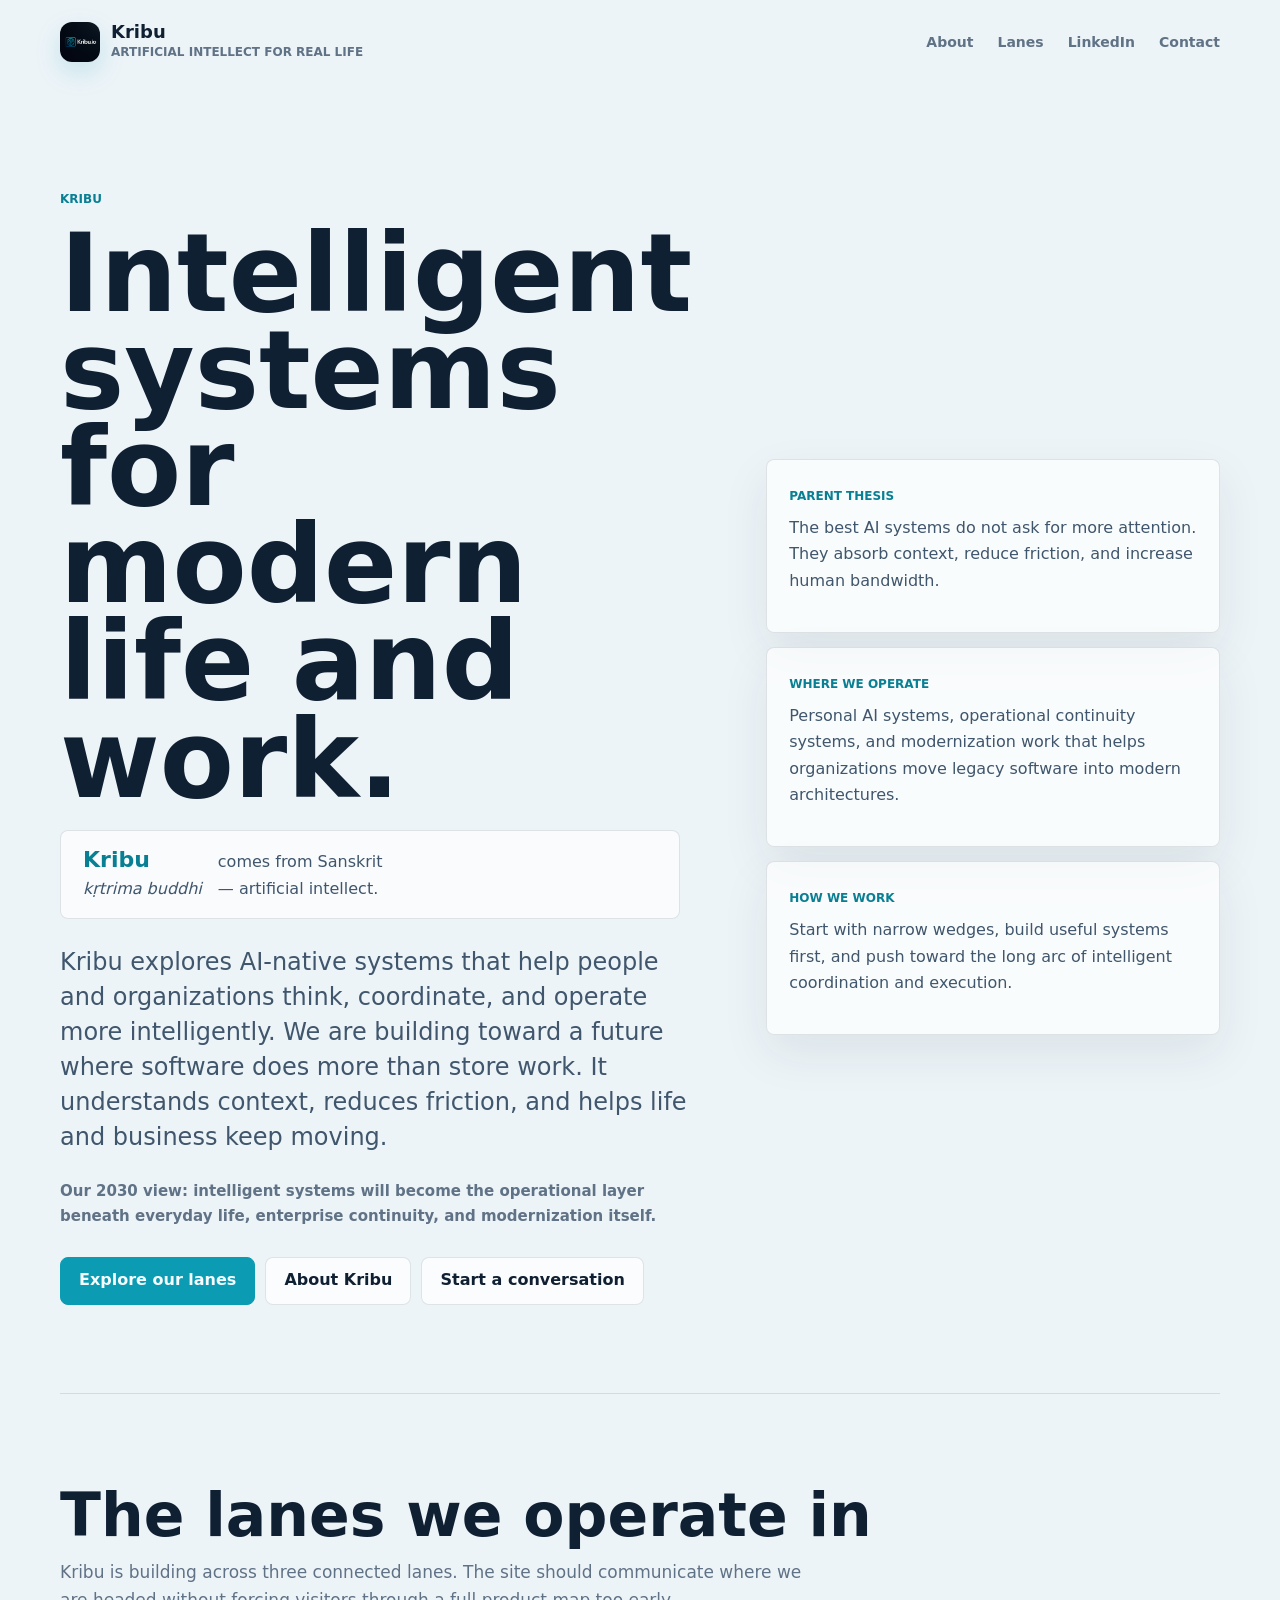
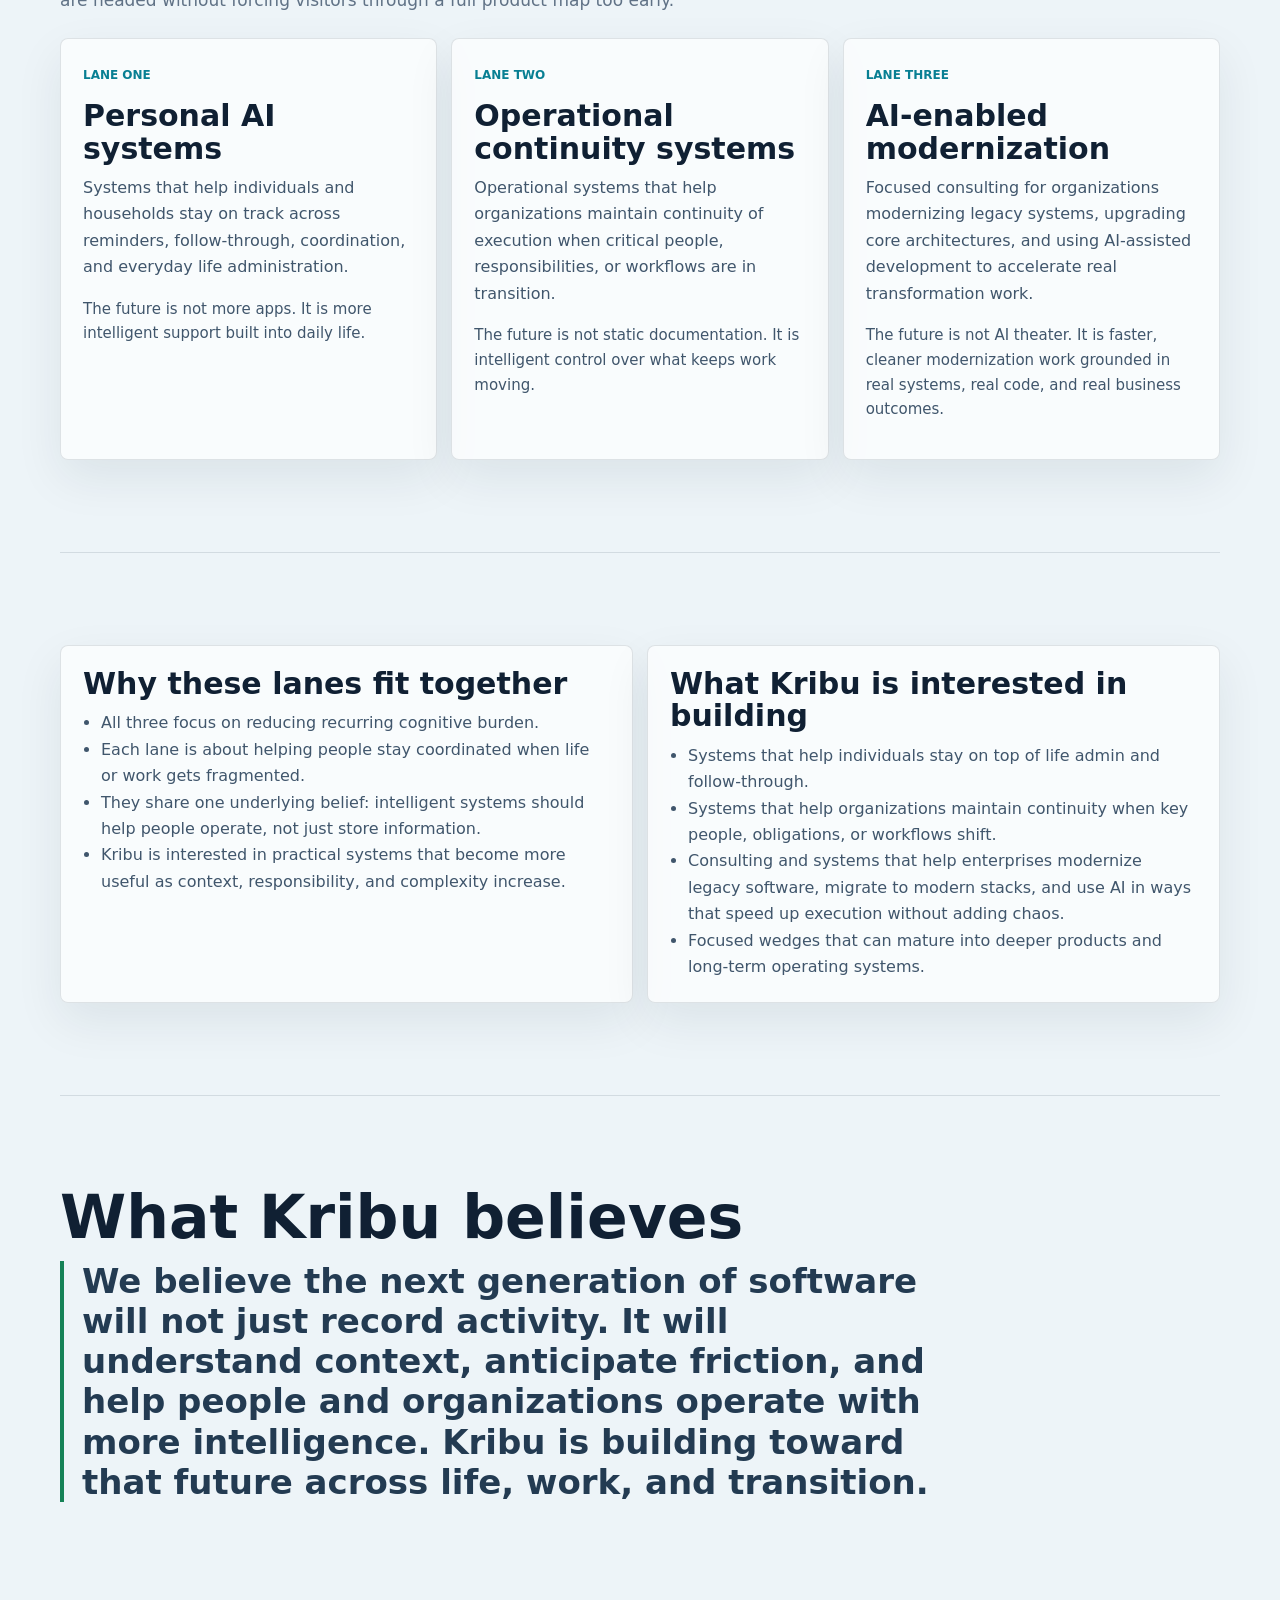
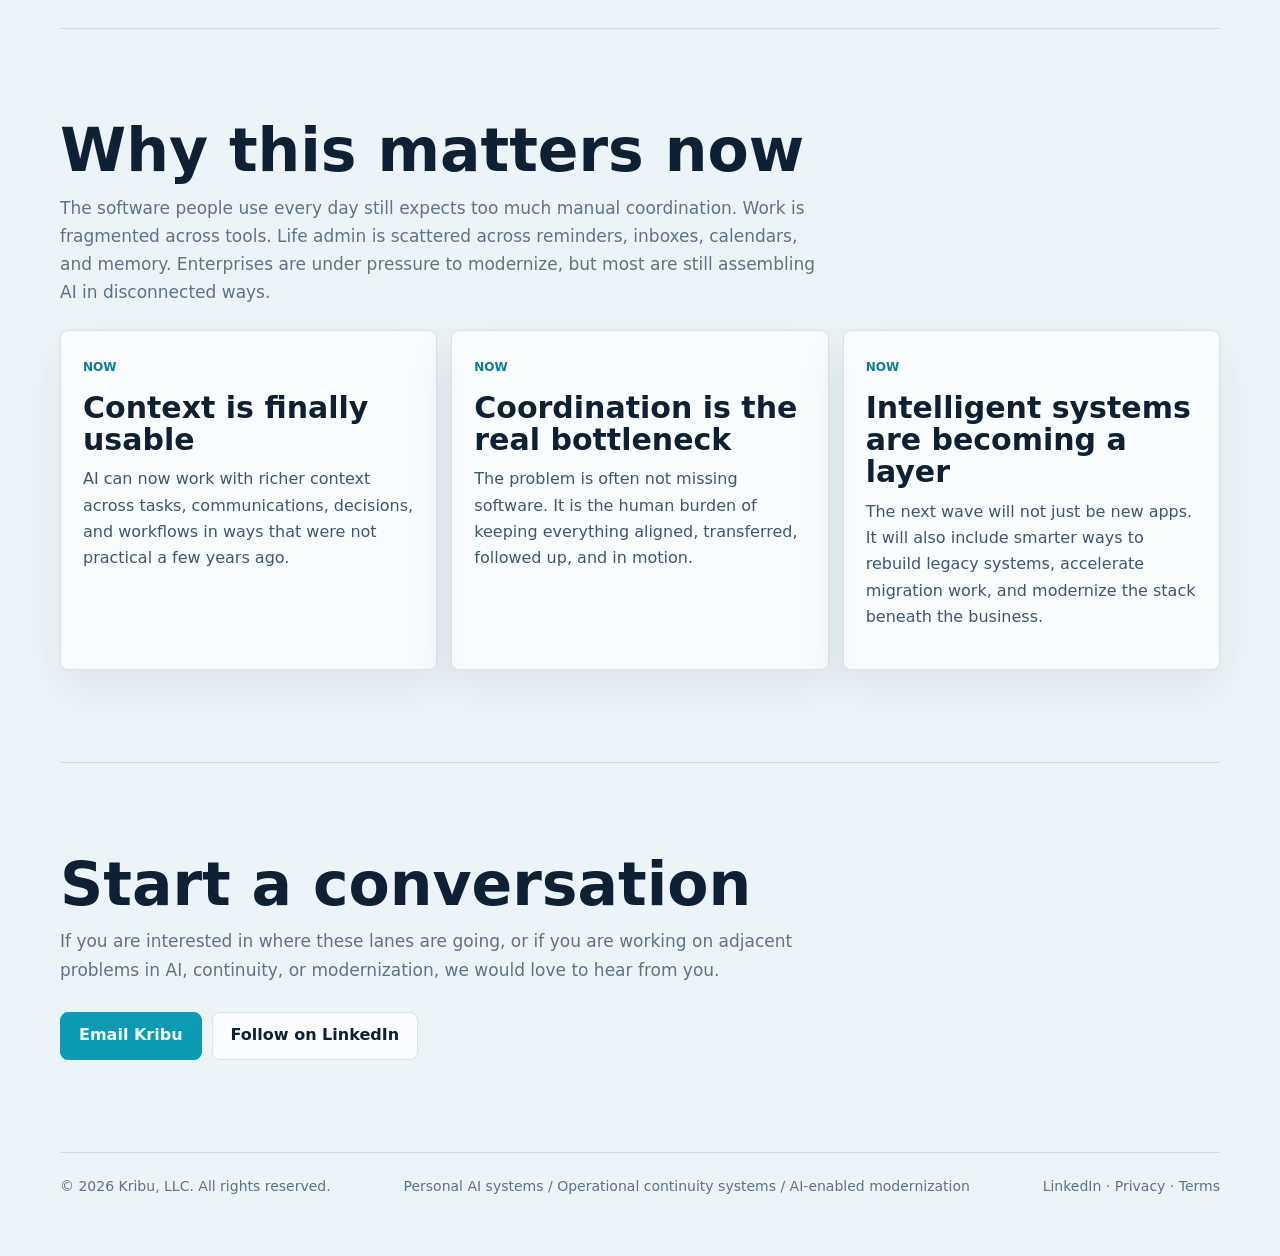
<file: index.html>
<!doctype html>
<html lang="en">
<head>
  <meta charset="utf-8" />
  <meta name="viewport" content="width=device-width, initial-scale=1" />
  <title>Kribu — Intelligent systems for modern life and work</title>
  <meta name="description" content="Kribu explores AI-native systems across personal organization, operational continuity, and AI-enabled modernization. We build intelligent systems for modern life and work." />
  <meta name="theme-color" content="#edf4f8" />
  <meta name="robots" content="index,follow,max-image-preview:large,max-snippet:-1,max-video-preview:-1" />
  <link rel="canonical" href="https://kribu.io/" />
  <meta property="og:type" content="website" />
  <meta property="og:site_name" content="Kribu" />
  <meta property="og:title" content="Kribu — Intelligent systems for modern life and work" />
  <meta property="og:description" content="Kribu explores AI-native systems across personal organization, operational continuity, and AI-enabled modernization." />
  <meta property="og:url" content="https://kribu.io/" />
  <meta property="og:image" content="https://kribu.io/kribu-logo.png" />
  <meta property="og:image:alt" content="Kribu logo" />
  <meta name="twitter:card" content="summary_large_image" />
  <meta name="twitter:title" content="Kribu — Intelligent systems for modern life and work" />
  <meta name="twitter:description" content="Kribu explores AI-native systems across personal organization, operational continuity, and AI-enabled modernization." />
  <meta name="twitter:image" content="https://kribu.io/kribu-logo.png" />
  <link rel="icon" type="image/png" href="kribu-logo.png" />
  <link rel="apple-touch-icon" href="kribu-logo.png" />
  <script type="application/ld+json">
    {
      "@context": "https://schema.org",
      "@type": "Organization",
      "name": "Kribu",
      "url": "https://kribu.io/",
      "logo": "https://kribu.io/kribu-logo.png",
      "sameAs": [
        "https://www.linkedin.com/company/kribu-ai/"
      ],
      "description": "Kribu explores AI-native systems across personal organization, operational continuity, and AI-enabled modernization."
    }
  </script>
  <link rel="stylesheet" href="kribu.css?v=20260512" />
</head>
<body>
  <div class="shell">
    <header class="nav">
      <a class="brand" href="index.html">
        <div class="brand-mark"><img src="./kribu-logo.png" alt="Kribu logo" /></div>
        <div class="brand-copy">
          <strong>Kribu</strong>
          <span>Artificial intellect for real life</span>
        </div>
      </a>
      <nav class="links">
        <a href="about.html">About</a>
        <a href="lanes.html">Lanes</a>
        <a class="social-link" href="https://www.linkedin.com/company/kribu-ai/" target="_blank" rel="noreferrer">LinkedIn</a>
        <a href="mailto:hello@kribu.io?subject=Kribu%20Conversation">Contact</a>
      </nav>
    </header>

    <main>
      <section class="hero">
        <div class="hero-inner">
          <div>
            <div class="eyebrow">Kribu</div>
            <h1>Intelligent systems for modern life and work.</h1>
            <div class="origin">
              <strong>Kribu</strong>
              <span>comes from Sanskrit</span>
              <em>kṛtrima buddhi</em>
              <span>— artificial intellect.</span>
            </div>
            <p class="lead">
              Kribu explores AI-native systems that help people and organizations think, coordinate, and operate more intelligently.
              We are building toward a future where software does more than store work. It understands context, reduces friction, and helps life and business keep moving.
            </p>
            <p class="vision">
              Our 2030 view: intelligent systems will become the operational layer beneath everyday life, enterprise continuity, and modernization itself.
            </p>
            <div class="button-row">
              <a class="btn btn-primary" href="lanes.html">Explore our lanes</a>
              <a class="btn" href="about.html">About Kribu</a>
              <a class="btn" href="mailto:hello@kribu.io?subject=Kribu%20Conversation">Start a conversation</a>
            </div>
          </div>
          <div class="side">
            <div class="panel">
              <strong>Parent Thesis</strong>
              <p>The best AI systems do not ask for more attention. They absorb context, reduce friction, and increase human bandwidth.</p>
            </div>
            <div class="panel">
              <strong>Where We Operate</strong>
              <p>Personal AI systems, operational continuity systems, and modernization work that helps organizations move legacy software into modern architectures.</p>
            </div>
            <div class="panel">
              <strong>How We Work</strong>
              <p>Start with narrow wedges, build useful systems first, and push toward the long arc of intelligent coordination and execution.</p>
            </div>
          </div>
        </div>
      </section>

      <section class="section" id="lanes">
        <h2>The lanes we operate in</h2>
        <p class="section-intro">
          Kribu is building across three connected lanes. The site should communicate where we are headed without forcing visitors through a full product map too early.
        </p>
        <div class="grid">
          <article class="card">
            <div class="tag">Lane One</div>
            <h3>Personal AI systems</h3>
            <p>Systems that help individuals and households stay on track across reminders, follow-through, coordination, and everyday life administration.</p>
            <p class="lane-note">The future is not more apps. It is more intelligent support built into daily life.</p>
          </article>
          <article class="card">
            <div class="tag">Lane Two</div>
            <h3>Operational continuity systems</h3>
            <p>Operational systems that help organizations maintain continuity of execution when critical people, responsibilities, or workflows are in transition.</p>
            <p class="lane-note">The future is not static documentation. It is intelligent control over what keeps work moving.</p>
          </article>
          <article class="card">
            <div class="tag">Lane Three</div>
            <h3>AI-enabled modernization</h3>
            <p>Focused consulting for organizations modernizing legacy systems, upgrading core architectures, and using AI-assisted development to accelerate real transformation work.</p>
            <p class="lane-note">The future is not AI theater. It is faster, cleaner modernization work grounded in real systems, real code, and real business outcomes.</p>
          </article>
        </div>
      </section>

      <section class="section" id="approach">
        <div class="split">
          <div class="mini">
            <h3>Why these lanes fit together</h3>
            <ul>
              <li>All three focus on reducing recurring cognitive burden.</li>
              <li>Each lane is about helping people stay coordinated when life or work gets fragmented.</li>
              <li>They share one underlying belief: intelligent systems should help people operate, not just store information.</li>
              <li>Kribu is interested in practical systems that become more useful as context, responsibility, and complexity increase.</li>
            </ul>
          </div>
          <div class="mini">
            <h3>What Kribu is interested in building</h3>
            <ul>
              <li>Systems that help individuals stay on top of life admin and follow-through.</li>
              <li>Systems that help organizations maintain continuity when key people, obligations, or workflows shift.</li>
              <li>Consulting and systems that help enterprises modernize legacy software, migrate to modern stacks, and use AI in ways that speed up execution without adding chaos.</li>
              <li>Focused wedges that can mature into deeper products and long-term operating systems.</li>
            </ul>
          </div>
        </div>
      </section>

      <section class="section" id="thesis">
        <h2>What Kribu believes</h2>
        <p class="quote">
          We believe the next generation of software will not just record activity. It will understand context, anticipate friction, and help people and organizations operate with more intelligence. Kribu is building toward that future across life, work, and transition.
        </p>
      </section>

      <section class="section">
        <h2>Why this matters now</h2>
        <p class="section-intro">
          The software people use every day still expects too much manual coordination. Work is fragmented across tools. Life admin is scattered across reminders, inboxes, calendars, and memory. Enterprises are under pressure to modernize, but most are still assembling AI in disconnected ways.
        </p>
        <div class="grid">
          <article class="card">
            <div class="tag">Now</div>
            <h3>Context is finally usable</h3>
            <p>AI can now work with richer context across tasks, communications, decisions, and workflows in ways that were not practical a few years ago.</p>
          </article>
          <article class="card">
            <div class="tag">Now</div>
            <h3>Coordination is the real bottleneck</h3>
            <p>The problem is often not missing software. It is the human burden of keeping everything aligned, transferred, followed up, and in motion.</p>
          </article>
          <article class="card">
            <div class="tag">Now</div>
            <h3>Intelligent systems are becoming a layer</h3>
            <p>The next wave will not just be new apps. It will also include smarter ways to rebuild legacy systems, accelerate migration work, and modernize the stack beneath the business.</p>
          </article>
        </div>
      </section>

      <section class="section">
        <h2>Start a conversation</h2>
        <p class="section-intro">
          If you are interested in where these lanes are going, or if you are working on adjacent problems in AI, continuity, or modernization, we would love to hear from you.
        </p>
        <div class="button-row">
          <a class="btn btn-primary" href="mailto:hello@kribu.io?subject=Kribu%20Conversation">Email Kribu</a>
          <a class="btn" href="https://www.linkedin.com/company/kribu-ai/" target="_blank" rel="noreferrer">Follow on LinkedIn</a>
        </div>
      </section>

      <footer class="foot">
        <span>© <span id="y"></span> Kribu, LLC. All rights reserved.</span>
        <span>
          Personal AI systems /
          Operational continuity systems /
          AI-enabled modernization
        </span>
        <span>
          <a href="https://www.linkedin.com/company/kribu-ai/" target="_blank" rel="noreferrer">LinkedIn</a> ·
          <a href="privacy.html">Privacy</a> · <a href="terms.html">Terms</a>
        </span>
      </footer>
    </main>
  </div>
  <script>document.getElementById('y').textContent=new Date().getFullYear();</script>
</body>
</html>
</file>
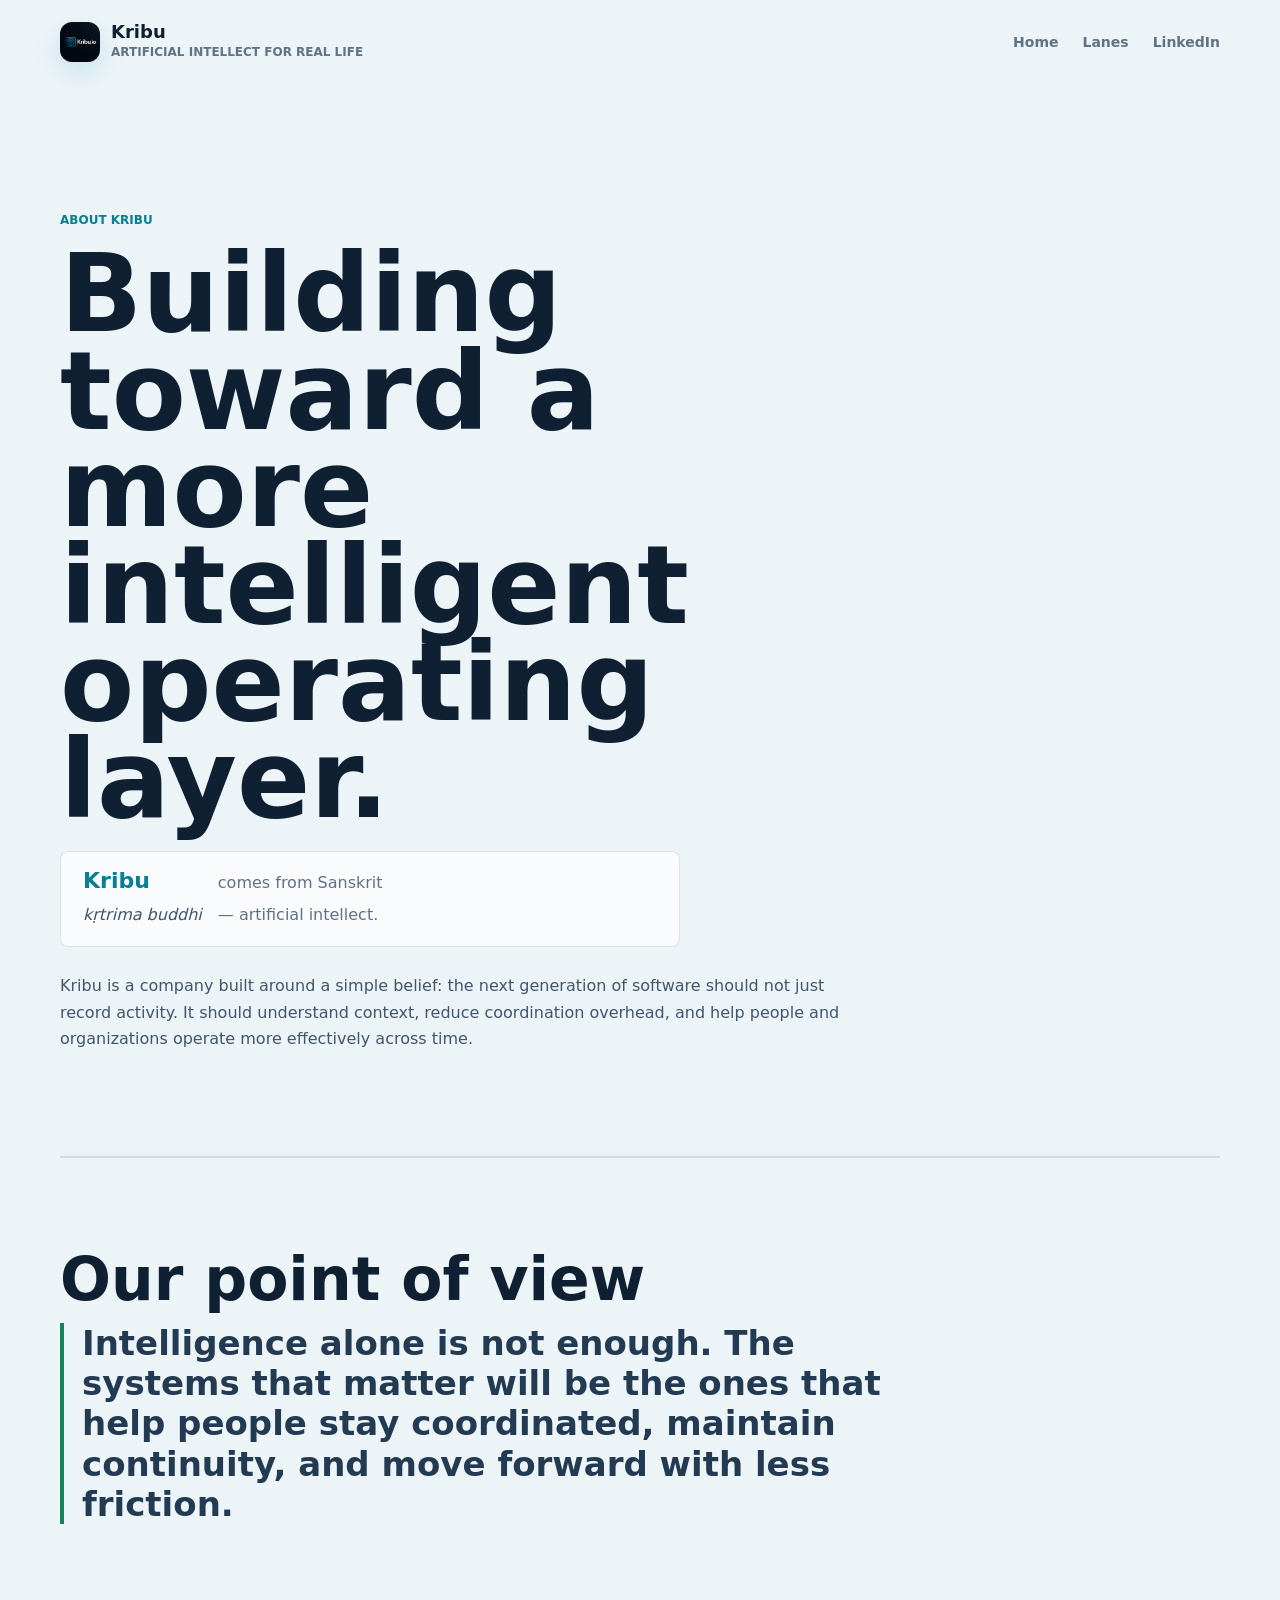
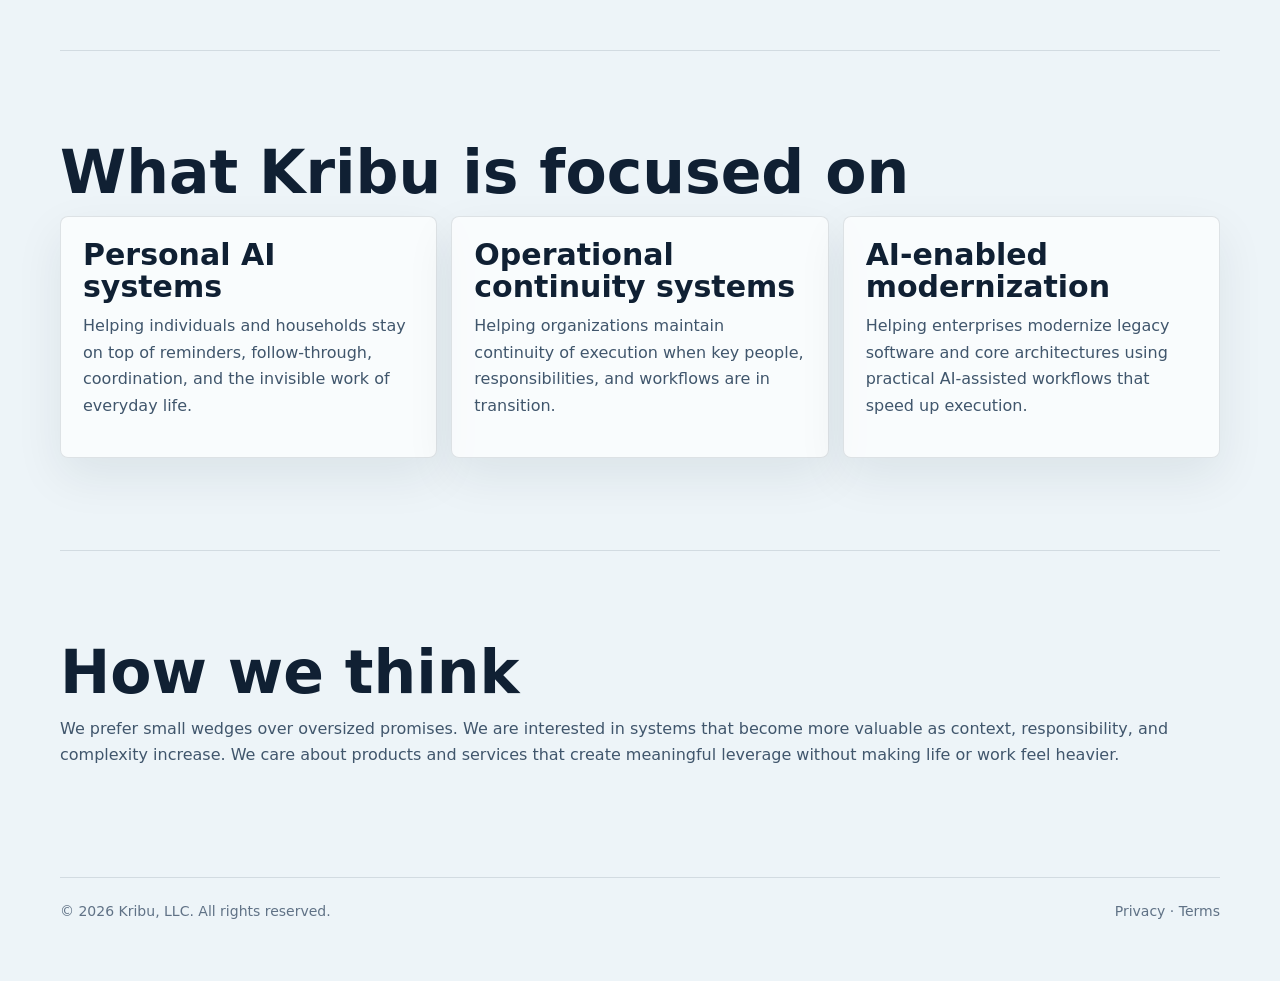
<file: about.html>
<!doctype html>
<html lang="en">
<head>
  <meta charset="utf-8" />
  <meta name="viewport" content="width=device-width, initial-scale=1" />
  <title>About Kribu — Intelligent systems for modern life and work</title>
  <meta name="description" content="Learn about Kribu's thesis, point of view, and the company focus across personal AI systems, operational continuity, and AI-enabled modernization." />
  <meta name="theme-color" content="#edf4f8" />
  <meta name="robots" content="index,follow,max-image-preview:large,max-snippet:-1,max-video-preview:-1" />
  <link rel="canonical" href="https://kribu.io/about.html" />
  <meta property="og:type" content="website" />
  <meta property="og:site_name" content="Kribu" />
  <meta property="og:title" content="About Kribu" />
  <meta property="og:description" content="Kribu is building toward a future where intelligent systems reduce friction across life, work, and transition." />
  <meta property="og:url" content="https://kribu.io/about.html" />
  <meta property="og:image" content="https://kribu.io/kribu-logo.png" />
  <meta name="twitter:card" content="summary_large_image" />
  <meta name="twitter:title" content="About Kribu" />
  <meta name="twitter:description" content="Kribu is building toward a future where intelligent systems reduce friction across life, work, and transition." />
  <meta name="twitter:image" content="https://kribu.io/kribu-logo.png" />
  <link rel="icon" type="image/png" href="kribu-logo.png" />
  <link rel="apple-touch-icon" href="kribu-logo.png" />
  <script type="application/ld+json">
    {
      "@context": "https://schema.org",
      "@type": "AboutPage",
      "name": "About Kribu",
      "url": "https://kribu.io/about.html",
      "isPartOf": "https://kribu.io/"
    }
  </script>
  <link rel="stylesheet" href="kribu.css?v=20260512" />
</head>
<body>
  <div class="shell">
    <header class="nav">
      <a class="brand" href="index.html">
        <div class="brand-mark"><img src="./kribu-logo.png" alt="Kribu logo" /></div>
        <div class="brand-copy">
          <strong>Kribu</strong>
          <span>Artificial intellect for real life</span>
        </div>
      </a>
      <nav class="links">
        <a href="index.html">Home</a>
        <a href="lanes.html">Lanes</a>
        <a href="https://www.linkedin.com/company/kribu-ai/" target="_blank" rel="noreferrer">LinkedIn</a>
      </nav>
    </header>

    <main>
      <section class="hero">
        <div class="eyebrow">About Kribu</div>
        <h1>Building toward a more intelligent operating layer.</h1>
        <p class="origin"><strong>Kribu</strong> comes from Sanskrit <em>kṛtrima buddhi</em> — artificial intellect.</p>
        <p>
          Kribu is a company built around a simple belief: the next generation of software should not just record activity.
          It should understand context, reduce coordination overhead, and help people and organizations operate more effectively across time.
        </p>
      </section>

      <section class="section">
        <h2>Our point of view</h2>
        <p class="quote">
          Intelligence alone is not enough. The systems that matter will be the ones that help people stay coordinated, maintain continuity, and move forward with less friction.
        </p>
      </section>

      <section class="section">
        <h2>What Kribu is focused on</h2>
        <div class="grid">
          <article class="card">
            <h3>Personal AI systems</h3>
            <p>Helping individuals and households stay on top of reminders, follow-through, coordination, and the invisible work of everyday life.</p>
          </article>
          <article class="card">
            <h3>Operational continuity systems</h3>
            <p>Helping organizations maintain continuity of execution when key people, responsibilities, and workflows are in transition.</p>
          </article>
          <article class="card">
            <h3>AI-enabled modernization</h3>
            <p>Helping enterprises modernize legacy software and core architectures using practical AI-assisted workflows that speed up execution.</p>
          </article>
        </div>
      </section>

      <section class="section">
        <h2>How we think</h2>
        <p>
          We prefer small wedges over oversized promises. We are interested in systems that become more valuable as context, responsibility, and complexity increase. We care about products and services that create meaningful leverage without making life or work feel heavier.
        </p>
      </section>
    </main>

    <footer class="foot">
      <span>© <span id="y"></span> Kribu, LLC. All rights reserved.</span>
      <span><a href="privacy.html">Privacy</a> · <a href="terms.html">Terms</a></span>
    </footer>
  </div>
  <script>document.getElementById('y').textContent=new Date().getFullYear();</script>
</body>
</html>
</file>
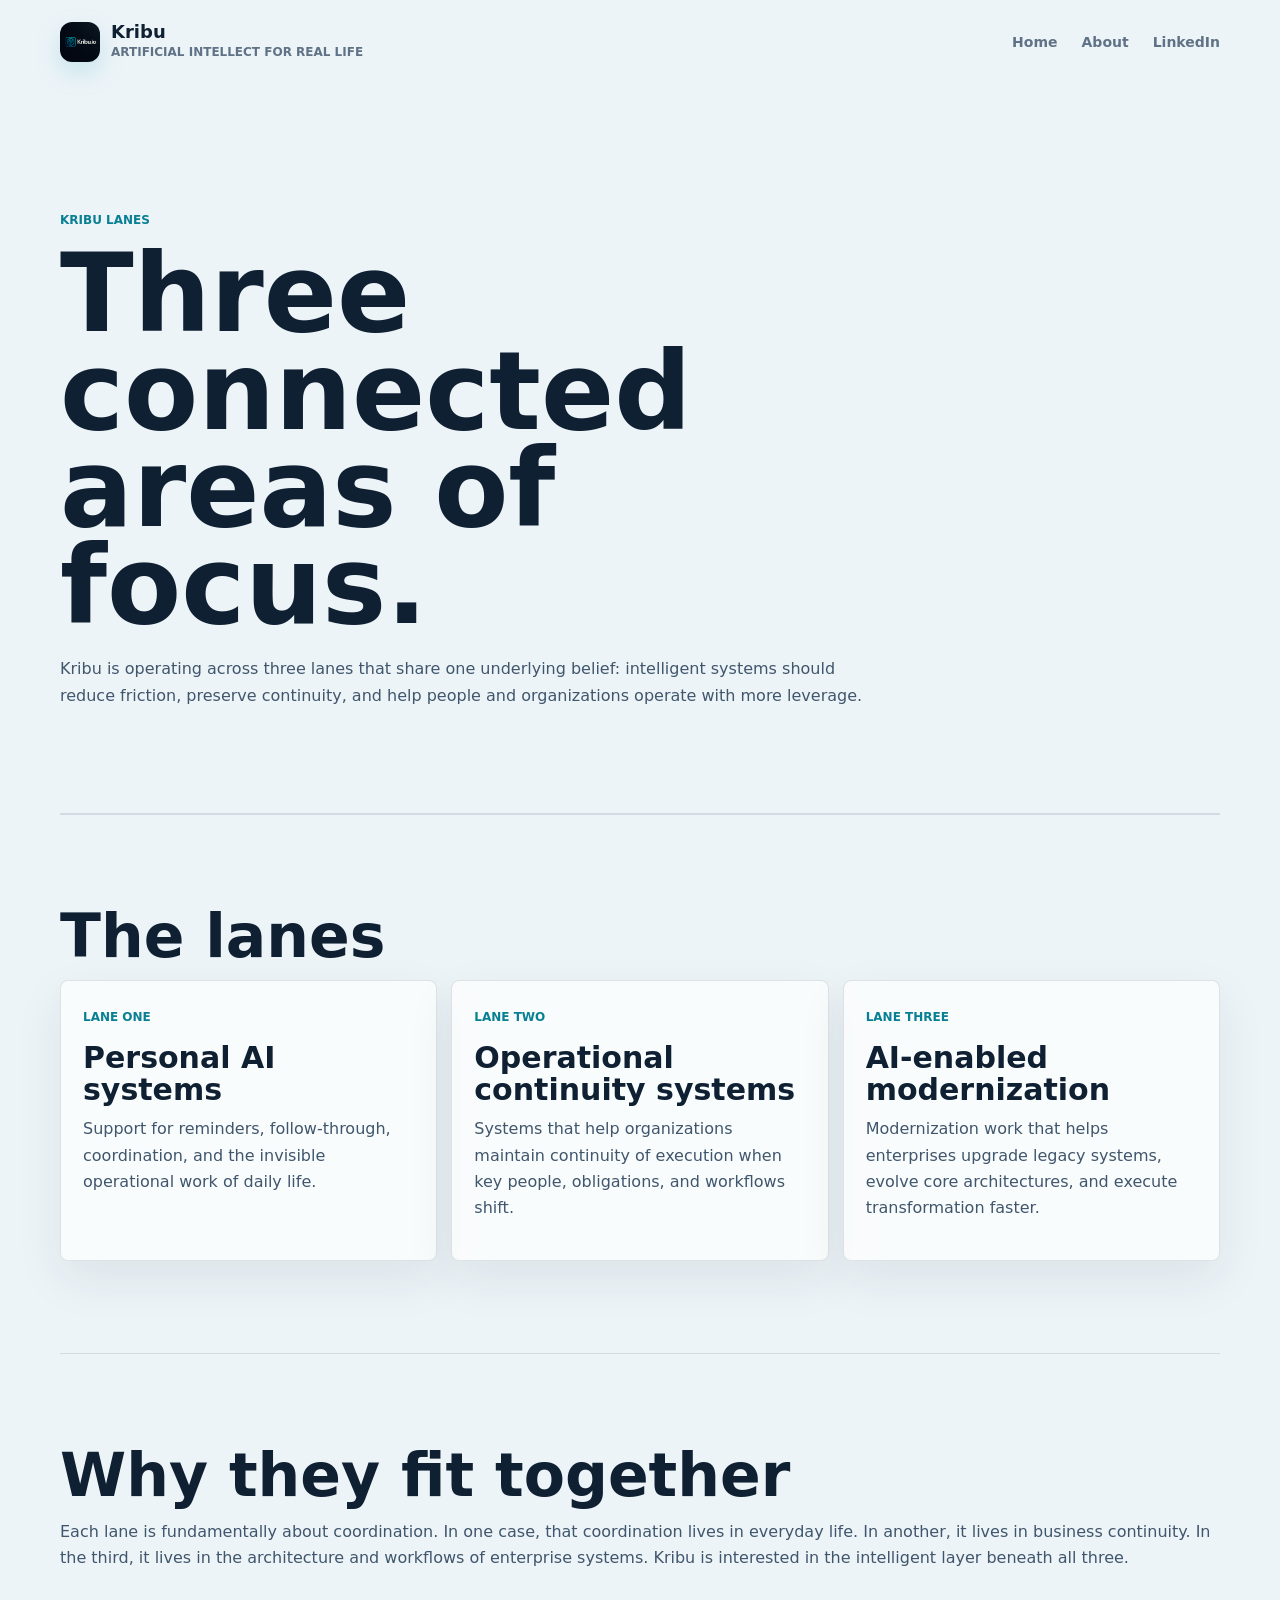
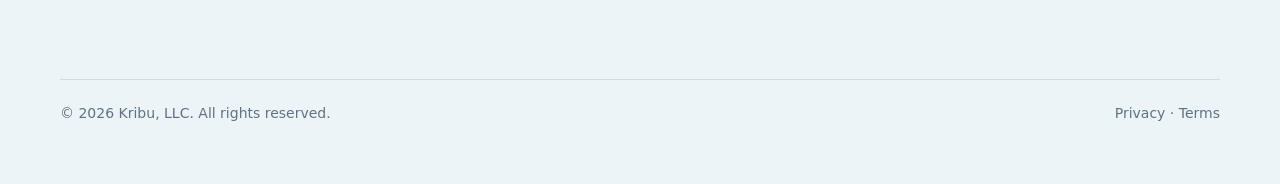
<file: lanes.html>
<!doctype html>
<html lang="en">
<head>
  <meta charset="utf-8" />
  <meta name="viewport" content="width=device-width, initial-scale=1" />
  <title>Kribu Lanes — Personal AI, continuity, and modernization</title>
  <meta name="description" content="Explore the three lanes Kribu operates in: personal AI systems, operational continuity systems, and AI-enabled modernization." />
  <meta name="theme-color" content="#edf4f8" />
  <meta name="robots" content="index,follow,max-image-preview:large,max-snippet:-1,max-video-preview:-1" />
  <link rel="canonical" href="https://kribu.io/lanes.html" />
  <meta property="og:type" content="website" />
  <meta property="og:site_name" content="Kribu" />
  <meta property="og:title" content="Kribu Lanes" />
  <meta property="og:description" content="Kribu operates across personal AI systems, operational continuity systems, and AI-enabled modernization." />
  <meta property="og:url" content="https://kribu.io/lanes.html" />
  <meta property="og:image" content="https://kribu.io/kribu-logo.png" />
  <meta name="twitter:card" content="summary_large_image" />
  <meta name="twitter:title" content="Kribu Lanes" />
  <meta name="twitter:description" content="Kribu operates across personal AI systems, operational continuity systems, and AI-enabled modernization." />
  <meta name="twitter:image" content="https://kribu.io/kribu-logo.png" />
  <link rel="icon" type="image/png" href="kribu-logo.png" />
  <link rel="apple-touch-icon" href="kribu-logo.png" />
  <script type="application/ld+json">
    {
      "@context": "https://schema.org",
      "@type": "CollectionPage",
      "name": "Kribu Lanes",
      "url": "https://kribu.io/lanes.html",
      "isPartOf": "https://kribu.io/"
    }
  </script>
  <link rel="stylesheet" href="kribu.css?v=20260512" />
</head>
<body>
  <div class="shell">
    <header class="nav">
      <a class="brand" href="index.html">
        <div class="brand-mark"><img src="./kribu-logo.png" alt="Kribu logo" /></div>
        <div class="brand-copy">
          <strong>Kribu</strong>
          <span>Artificial intellect for real life</span>
        </div>
      </a>
      <nav class="links">
        <a href="index.html">Home</a>
        <a href="about.html">About</a>
        <a href="https://www.linkedin.com/company/kribu-ai/" target="_blank" rel="noreferrer">LinkedIn</a>
      </nav>
    </header>

    <main>
      <section class="hero">
        <div class="eyebrow">Kribu Lanes</div>
        <h1>Three connected areas of focus.</h1>
        <p>
          Kribu is operating across three lanes that share one underlying belief: intelligent systems should reduce friction, preserve continuity, and help people and organizations operate with more leverage.
        </p>
      </section>

      <section class="section">
        <h2>The lanes</h2>
        <div class="grid">
          <article class="card">
            <div class="tag">Lane One</div>
            <h3>Personal AI systems</h3>
            <p>Support for reminders, follow-through, coordination, and the invisible operational work of daily life.</p>
          </article>
          <article class="card">
            <div class="tag">Lane Two</div>
            <h3>Operational continuity systems</h3>
            <p>Systems that help organizations maintain continuity of execution when key people, obligations, and workflows shift.</p>
          </article>
          <article class="card">
            <div class="tag">Lane Three</div>
            <h3>AI-enabled modernization</h3>
            <p>Modernization work that helps enterprises upgrade legacy systems, evolve core architectures, and execute transformation faster.</p>
          </article>
        </div>
      </section>

      <section class="section">
        <h2>Why they fit together</h2>
        <p>
          Each lane is fundamentally about coordination. In one case, that coordination lives in everyday life. In another, it lives in business continuity. In the third, it lives in the architecture and workflows of enterprise systems. Kribu is interested in the intelligent layer beneath all three.
        </p>
      </section>
    </main>

    <footer class="foot">
      <span>© <span id="y"></span> Kribu, LLC. All rights reserved.</span>
      <span><a href="privacy.html">Privacy</a> · <a href="terms.html">Terms</a></span>
    </footer>
  </div>
  <script>document.getElementById('y').textContent=new Date().getFullYear();</script>
</body>
</html>
</file>
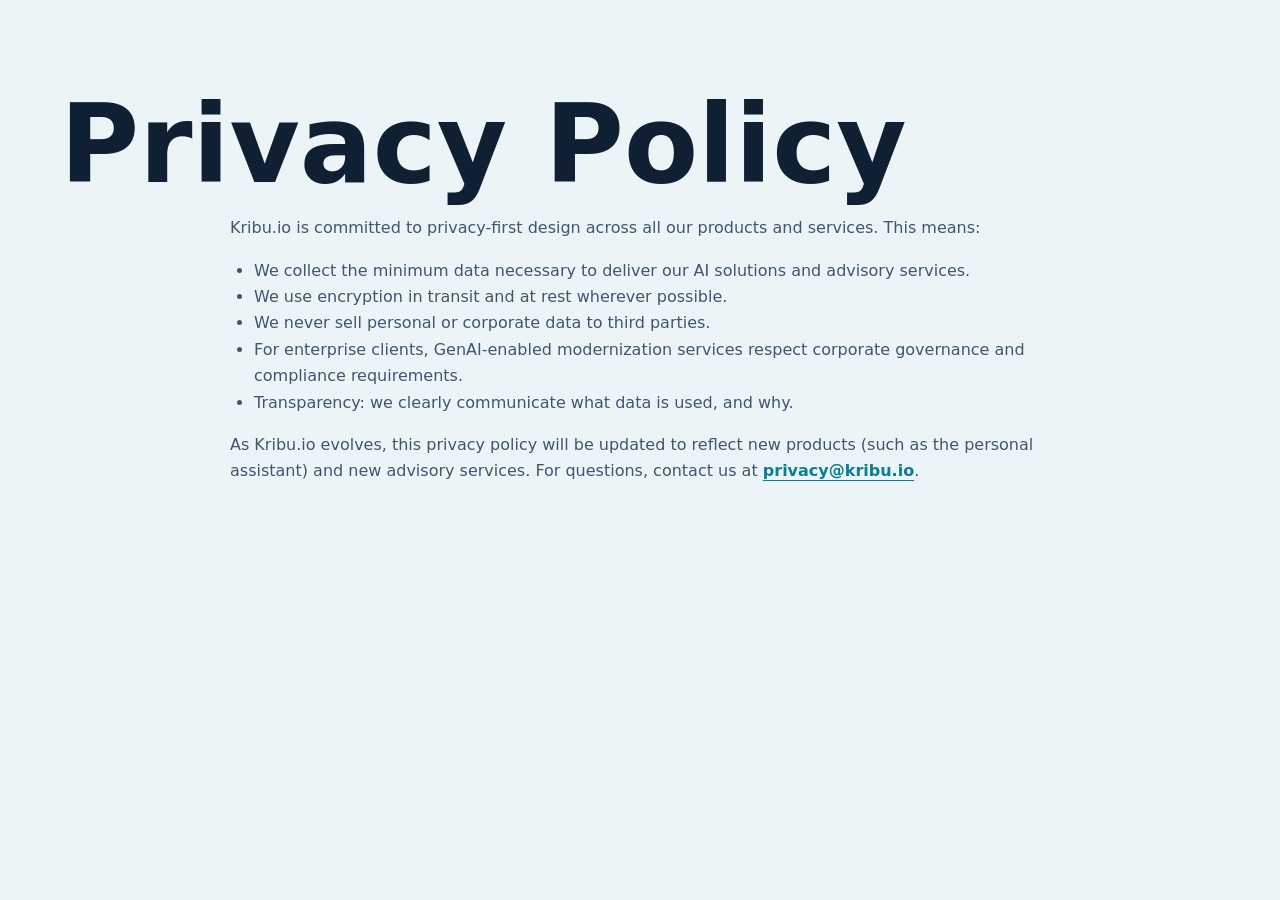
<file: privacy.html>
<!doctype html>
<html lang="en">
<head>
  <meta charset="utf-8">
  <meta name="viewport" content="width=device-width,initial-scale=1">
  <title>Privacy — Kribu.io</title>
  <link rel="icon" type="image/png" href="kribu-logo.png" />
  <link rel="apple-touch-icon" href="kribu-logo.png" />
  <link rel="stylesheet" href="kribu.css?v=20260512" />
</head>
<body>
  <h1>Privacy Policy</h1>
  <p>Kribu.io is committed to privacy-first design across all our products and services. 
  This means:</p>
  <ul>
    <li>We collect the minimum data necessary to deliver our AI solutions and advisory services.</li>
    <li>We use encryption in transit and at rest wherever possible.</li>
    <li>We never sell personal or corporate data to third parties.</li>
    <li>For enterprise clients, GenAI-enabled modernization services respect corporate governance and compliance requirements.</li>
    <li>Transparency: we clearly communicate what data is used, and why.</li>
  </ul>
  <p>As Kribu.io evolves, this privacy policy will be updated to reflect new products (such as the personal assistant) and new advisory services. 
  For questions, contact us at <a href="mailto:privacy@kribu.io">privacy@kribu.io</a>.</p>
</body>
</html>
</file>
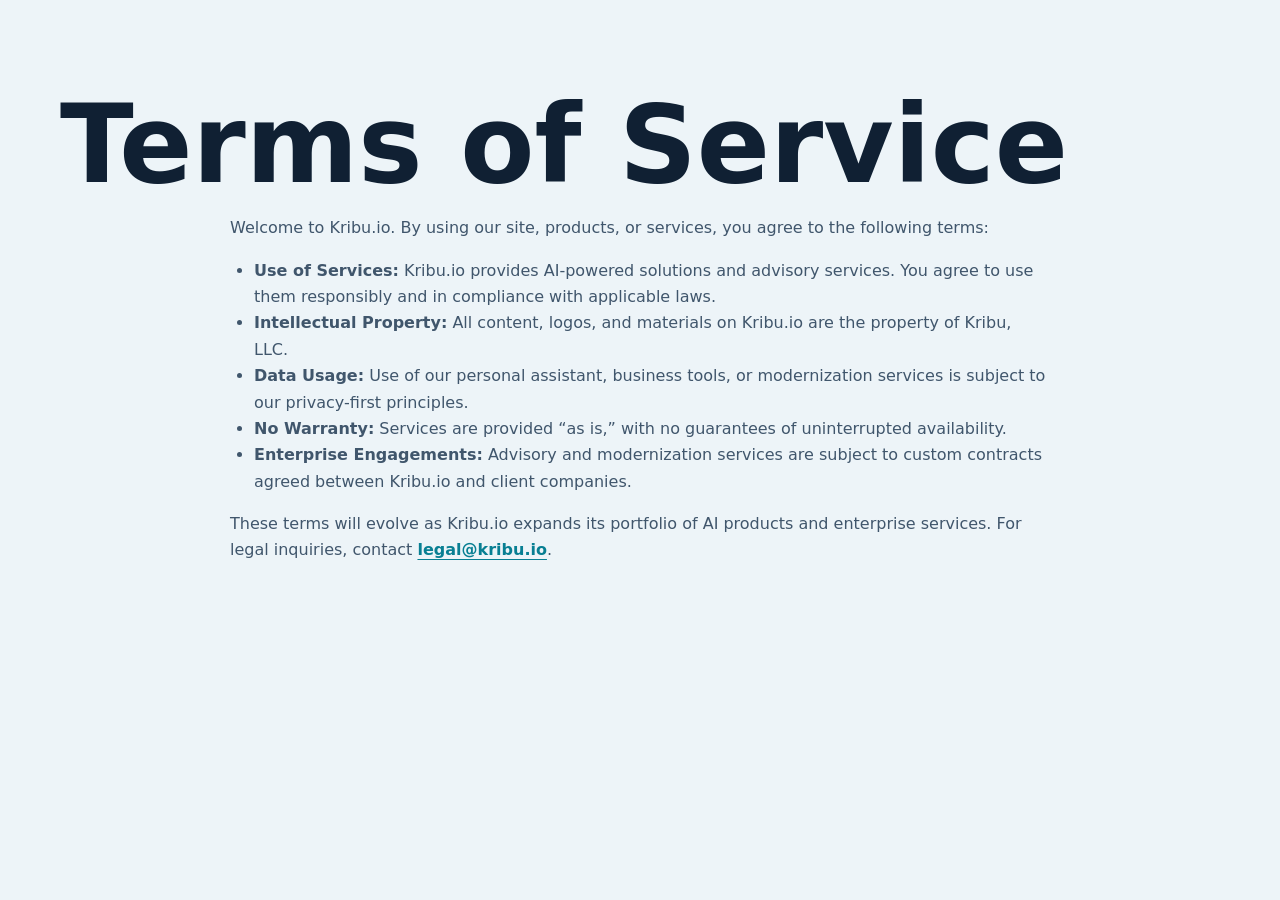
<file: terms.html>
<!doctype html>
<html lang="en">
<head>
  <meta charset="utf-8">
  <meta name="viewport" content="width=device-width,initial-scale=1">
  <title>Terms — Kribu.io</title>
  <link rel="icon" type="image/png" href="kribu-logo.png" />
  <link rel="apple-touch-icon" href="kribu-logo.png" />
  <link rel="stylesheet" href="kribu.css?v=20260512" />
</head>
<body>
  <h1>Terms of Service</h1>
  <p>Welcome to Kribu.io. By using our site, products, or services, you agree to the following terms:</p>
  <ul>
    <li><strong>Use of Services:</strong> Kribu.io provides AI-powered solutions and advisory services. 
    You agree to use them responsibly and in compliance with applicable laws.</li>
    <li><strong>Intellectual Property:</strong> All content, logos, and materials on Kribu.io are the property of Kribu, LLC.</li>
    <li><strong>Data Usage:</strong> Use of our personal assistant, business tools, or modernization services is subject to our privacy-first principles.</li>
    <li><strong>No Warranty:</strong> Services are provided “as is,” with no guarantees of uninterrupted availability.</li>
    <li><strong>Enterprise Engagements:</strong> Advisory and modernization services are subject to custom contracts agreed between Kribu.io and client companies.</li>
  </ul>
  <p>These terms will evolve as Kribu.io expands its portfolio of AI products and enterprise services. 
  For legal inquiries, contact <a href="mailto:legal@kribu.io">legal@kribu.io</a>.</p>
</body>
</html>
</file>
<file: kribu.css>
:root {
  --bg: #edf4f8;
  --paper: #ffffff;
  --ink: #102033;
  --muted: #607286;
  --soft: #dce9ef;
  --line: rgba(20, 42, 61, 0.12);
  --teal: #0b9cb4;
  --teal-dark: #087f93;
  --green: #168257;
  --violet: #6a4fcc;
  --shadow: 0 24px 70px rgba(16, 32, 51, 0.12);
  font-family:
    Inter, ui-sans-serif, system-ui, -apple-system, BlinkMacSystemFont, "Segoe UI",
    sans-serif;
}

* {
  box-sizing: border-box;
}

html {
  scroll-behavior: smooth;
}

body {
  margin: 0;
  min-width: 320px;
  color: var(--ink);
  background: var(--bg);
  font: 16px/1.65 Inter, ui-sans-serif, system-ui, -apple-system, BlinkMacSystemFont, "Segoe UI", sans-serif;
  -webkit-font-smoothing: antialiased;
  -moz-osx-font-smoothing: grayscale;
}

a {
  color: inherit;
  text-decoration-thickness: 1px;
  text-underline-offset: 4px;
}

.shell,
body > h1,
body > p,
body > ul {
  width: min(1160px, calc(100% - 36px));
  margin-left: auto;
  margin-right: auto;
}

.shell {
  padding: 22px 0 58px;
}

body > h1 {
  margin-top: clamp(56px, 9vw, 96px);
}

body > p,
body > ul {
  max-width: 820px;
}

.nav,
.foot {
  display: flex;
  justify-content: space-between;
  gap: 18px;
  flex-wrap: wrap;
}

.nav {
  align-items: center;
  margin-bottom: clamp(34px, 6vw, 76px);
}

.brand,
.links {
  display: flex;
  align-items: center;
}

.brand {
  gap: 11px;
  color: var(--ink);
  font-size: 18px;
  font-weight: 760;
  text-decoration: none;
}

.brand-mark {
  width: 40px;
  height: 40px;
  flex: 0 0 40px;
  border-radius: 12px;
  display: flex;
  align-items: center;
  justify-content: center;
  overflow: hidden;
  background: rgba(255, 255, 255, 0.84);
  box-shadow: 0 10px 26px rgba(11, 156, 180, 0.18);
}

.brand-mark img {
  display: block;
  width: 100%;
  height: 100%;
  object-fit: cover;
}

.brand-copy {
  display: flex;
  flex-direction: column;
  gap: 1px;
}

.brand-copy strong {
  color: var(--ink);
  font-size: 18px;
  font-weight: 780;
  line-height: 1.1;
}

.brand-copy span {
  color: var(--muted);
  font-size: 12px;
  font-weight: 700;
  letter-spacing: 0;
  text-transform: uppercase;
}

.links {
  gap: 24px;
  color: var(--muted);
  font-size: 14px;
  font-weight: 650;
}

.links a {
  text-decoration: none;
}

.links a:hover,
.foot a:hover {
  color: var(--ink);
}

.hero {
  position: relative;
  overflow: visible;
  background: transparent;
  border: 0;
  border-radius: 0;
  box-shadow: none;
}

.hero-inner {
  display: grid;
  grid-template-columns: minmax(0, 1fr) minmax(320px, 0.72fr);
  align-items: center;
  gap: clamp(34px, 6vw, 76px);
  min-height: calc(100svh - 150px);
  padding: clamp(24px, 4vw, 56px) 0 clamp(48px, 7vw, 88px);
}

.hero > :not(.hero-inner) {
  max-width: 820px;
}

.hero:not(:has(.hero-inner)) {
  padding: clamp(34px, 6vw, 72px) 0 clamp(48px, 7vw, 88px);
  border-bottom: 1px solid var(--line);
}

.eyebrow {
  margin: 0 0 15px;
  color: var(--teal-dark);
  font-size: 12px;
  font-weight: 780;
  letter-spacing: 0;
  text-transform: uppercase;
}

h1,
h2,
h3,
p {
  margin-top: 0;
}

h1,
h2,
h3 {
  color: var(--ink);
  font-family: Inter, ui-sans-serif, system-ui, -apple-system, BlinkMacSystemFont, "Segoe UI", sans-serif;
  font-weight: 820;
  letter-spacing: 0;
}

h1 {
  margin-bottom: 22px;
  font-size: clamp(54px, 9vw, 108px);
  line-height: 0.9;
}

h2 {
  margin-bottom: 14px;
  font-size: clamp(34px, 4.8vw, 60px);
  line-height: 0.98;
}

h3 {
  margin-bottom: 10px;
  font-size: clamp(22px, 2.6vw, 30px);
  line-height: 1.08;
}

p,
li {
  color: #40566c;
}

.lead {
  margin-bottom: 24px;
  color: #40566c;
  font-size: clamp(19px, 2.1vw, 24px);
  line-height: 1.46;
}

.origin {
  display: grid;
  grid-template-columns: auto minmax(0, 1fr);
  gap: 6px 16px;
  align-items: baseline;
  width: min(100%, 620px);
  margin: 0 0 26px;
  padding: 18px 22px;
  border: 1px solid var(--line);
  border-radius: 8px;
  background: rgba(255, 255, 255, 0.66);
  color: var(--muted);
}

.origin strong {
  color: var(--teal-dark);
  font-size: 22px;
  font-weight: 820;
  line-height: 1;
}

.origin span,
.origin em {
  color: #40566c;
  font-size: 16px;
  line-height: 1.35;
}

.origin em {
  font-style: italic;
}

.vision,
.section-intro,
.lane-note {
  color: var(--muted);
}

.vision {
  margin-bottom: 0;
  font-size: 15px;
  font-weight: 680;
}

.button-row {
  display: flex;
  gap: 10px;
  flex-wrap: wrap;
  margin-top: 28px;
}

.btn {
  display: inline-flex;
  align-items: center;
  justify-content: center;
  min-height: 48px;
  border: 1px solid var(--line);
  border-radius: 8px;
  padding: 0 18px;
  color: var(--ink);
  background: rgba(255, 255, 255, 0.74);
  font-weight: 780;
  text-decoration: none;
  transition: background 0.2s ease, border-color 0.2s ease;
}

.btn:hover {
  border-color: rgba(20, 42, 61, 0.2);
  background: #ffffff;
}

.btn-primary {
  border-color: var(--teal);
  color: #f6fbfd;
  background: var(--teal);
}

.btn-primary:hover {
  border-color: var(--teal-dark);
  background: var(--teal-dark);
}

.side {
  display: grid;
  gap: 14px;
}

.panel,
.section,
.card,
.mini {
  border: 1px solid var(--line);
  border-radius: 8px;
  background: rgba(255, 255, 255, 0.68);
  box-shadow: 0 18px 48px rgba(16, 32, 51, 0.08);
}

.panel {
  padding: 22px;
}

.panel strong,
.tag {
  display: inline-block;
  color: var(--teal-dark);
  font-size: 12px;
  font-weight: 780;
  letter-spacing: 0;
  text-transform: uppercase;
}

.panel strong {
  margin-bottom: 8px;
}

.panel p,
.card p,
.mini li {
  color: #40566c;
}

.section {
  margin-top: 0;
  padding: clamp(54px, 8vw, 92px) 0;
  border-right: 0;
  border-bottom: 0;
  border-left: 0;
  border-radius: 0;
  background: transparent;
  box-shadow: none;
}

.section-intro {
  max-width: 760px;
  margin-bottom: 24px;
  font-size: 17px;
}

.grid {
  display: grid;
  grid-template-columns: repeat(auto-fit, minmax(min(100%, 280px), 1fr));
  gap: 14px;
  width: 100%;
}

.grid > *,
.split > *,
.hero-inner > *,
.panel,
.card,
.mini {
  min-width: 0;
}

.card,
.mini {
  padding: 22px;
}

.tag {
  margin-bottom: 14px;
}

.lane-note {
  margin-top: 12px;
  font-size: 15px;
}

.split {
  display: grid;
  grid-template-columns: repeat(2, minmax(0, 1fr));
  gap: 14px;
}

.mini ul {
  margin: 0;
  padding-left: 18px;
}

.quote {
  max-width: 900px;
  border-left: 4px solid var(--green);
  padding-left: 18px;
  color: #233b52;
  font-size: clamp(22px, 3vw, 34px);
  font-weight: 720;
  line-height: 1.18;
}

.foot {
  border-top: 1px solid var(--line);
  padding: 22px 0 0;
  color: var(--muted);
  font-size: 14px;
}

.foot a {
  color: var(--muted);
  text-decoration: none;
}

body > ul {
  padding-left: 24px;
}

body > p:last-of-type {
  padding-bottom: 58px;
}

body > p a {
  color: var(--teal-dark);
  font-weight: 700;
}

@media (max-width: 900px) {
  .nav {
    align-items: flex-start;
    flex-direction: column;
    margin-bottom: 28px;
  }

  .hero-inner,
  .split,
  .grid {
    grid-template-columns: 1fr;
  }

  .hero-inner {
    min-height: 0;
    padding-top: 18px;
  }

  h1 {
    font-size: clamp(40px, 12vw, 72px);
    line-height: 0.95;
  }
}

@media (max-width: 640px) {
  .shell,
  body > h1,
  body > p,
  body > ul {
    width: min(100% - 32px, 1160px);
  }

  .shell {
    padding: 20px 0 48px;
  }

  .links {
    gap: 14px;
  }

  h1 {
    font-size: clamp(38px, 14vw, 58px);
    line-height: 0.98;
  }

  .lead {
    font-size: 17px;
  }

  .origin {
    grid-template-columns: 1fr;
    padding: 16px 18px;
  }

  .section {
    padding: 44px 0;
  }
}
</file>
